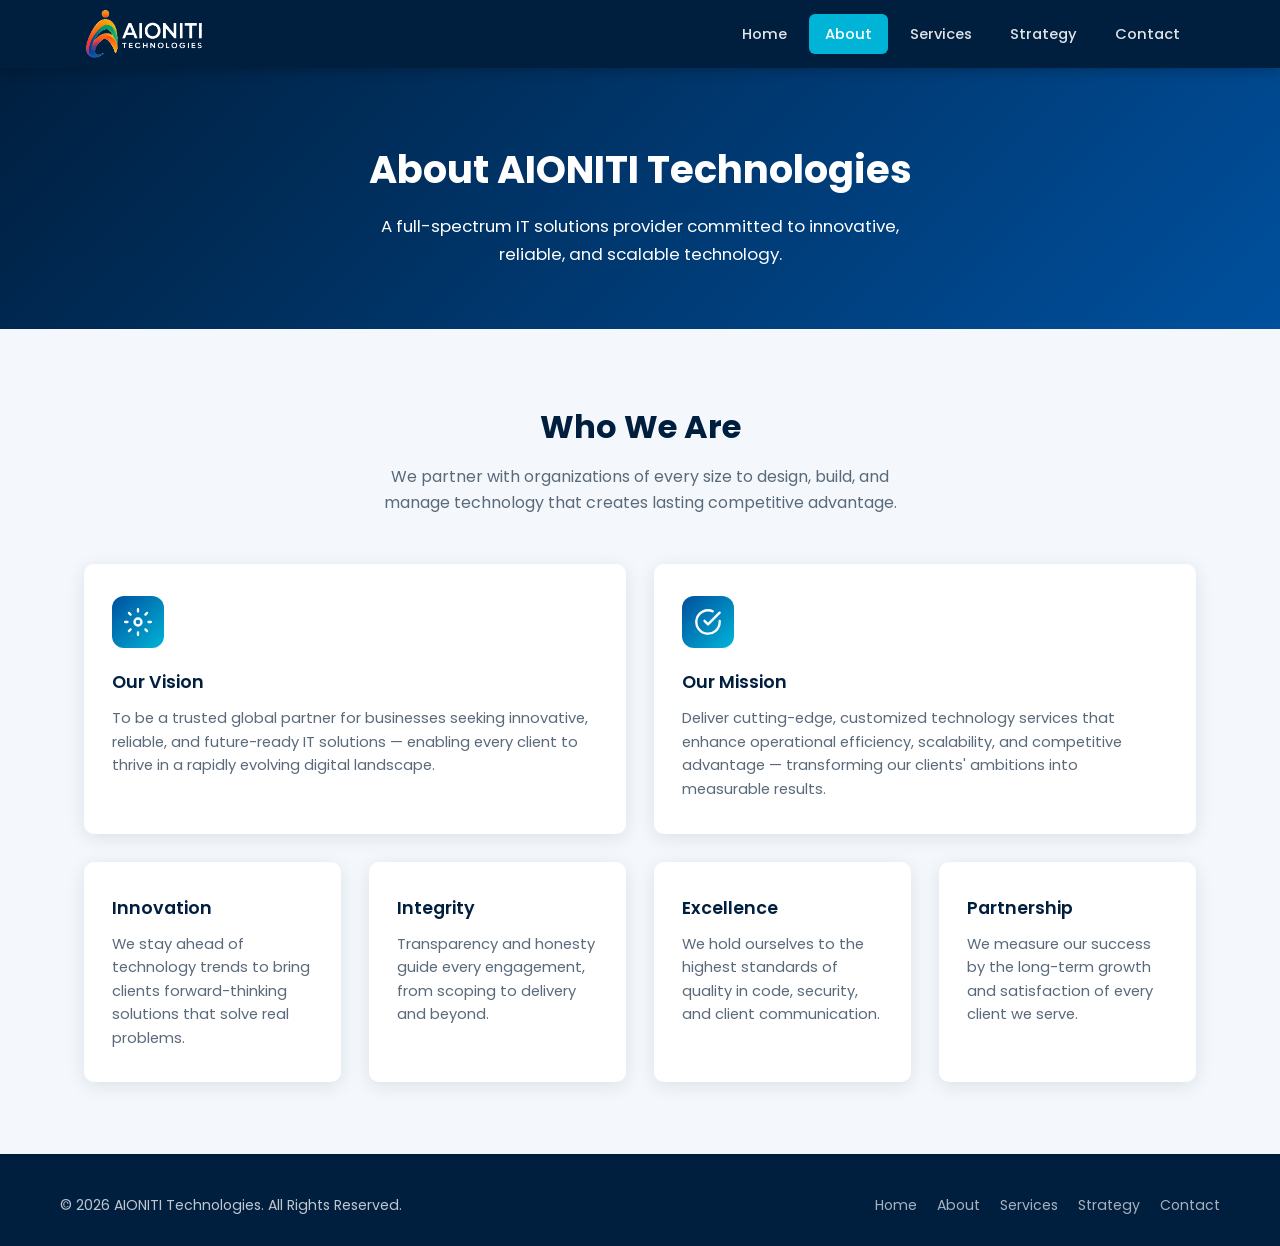
<file: about.html>
<!DOCTYPE html>
<html lang="en">
<head>
  <meta charset="UTF-8">
  <meta name="viewport" content="width=device-width, initial-scale=1.0">

  <title>About AIONITI Technologies — Our Vision, Mission &amp; Team</title>
  <meta name="description" content="Learn about AIONITI Technologies — our vision to be a trusted global IT partner, our mission to deliver cutting-edge customized solutions, and the values that guide our team.">

  <!-- Open Graph -->
  <meta property="og:type"        content="website">
  <meta property="og:url"         content="https://aioniti.github.io/about.html">
  <meta property="og:title"       content="About AIONITI Technologies — Our Vision, Mission &amp; Team">
  <meta property="og:description" content="Discover the story, vision, and mission behind AIONITI Technologies — a full-spectrum IT solutions provider.">
  <meta property="og:image"       content="https://aioniti.github.io/assets/logo.jpg">

  <!-- Canonical -->
  <link rel="canonical" href="https://aioniti.github.io/about.html">

  <!-- Fonts -->
  <link rel="preconnect" href="https://fonts.googleapis.com">
  <link rel="preconnect" href="https://fonts.gstatic.com" crossorigin>
  <link href="https://fonts.googleapis.com/css2?family=Poppins:wght@400;500;600;700&display=swap" rel="stylesheet">

  <link rel="stylesheet" href="style.css">

  <!-- JSON-LD: Organization -->
  <script type="application/ld+json">
  {
    "@context": "https://schema.org",
    "@type": "Organization",
    "name": "AIONITI Technologies",
    "url": "https://aioniti.github.io/",
    "logo": "https://aioniti.github.io/assets/logo.jpg",
    "description": "AIONITI Technologies is a full-spectrum IT solutions provider delivering innovative, reliable, and scalable technology products and services.",
    "sameAs": []
  }
  </script>
</head>
<body>

  <!-- ===== Header / Nav ===== -->
  <header>
    <div class="nav-inner">
      <a href="index.html" class="nav-logo">
        <img src="assets/logo-tr.png" alt="AIONITI Technologies logo">
      </a>
      <button class="nav-toggle" aria-label="Toggle navigation">
        <span></span>
        <span></span>
        <span></span>
      </button>
      <nav>
        <a href="index.html">Home</a>
        <a href="about.html">About</a>
        <a href="services.html">Services</a>
        <a href="strategy.html">Strategy</a>
        <a href="contact.html">Contact</a>
      </nav>
    </div>
  </header>

  <!-- ===== Main ===== -->
  <main>

    <!-- Page Hero -->
    <section class="page-hero">
      <h1 class="fade-in">About AIONITI Technologies</h1>
      <p class="fade-in fade-in-delay-1">A full-spectrum IT solutions provider committed to innovative, reliable, and scalable technology.</p>
    </section>

    <!-- Who We Are -->
    <div class="section">
      <div class="section-title fade-in">
        <h2>Who We Are</h2>
        <p>We partner with organizations of every size to design, build, and manage technology that creates lasting competitive advantage.</p>
      </div>

      <!-- Vision & Mission Cards -->
      <div class="card-grid-2">
        <div class="card fade-in fade-in-delay-1">
          <div class="card-icon">
            <svg viewBox="0 0 24 24" aria-hidden="true"><circle cx="12" cy="12" r="3"/><path d="M12 1v2M12 21v2M4.22 4.22l1.42 1.42M18.36 18.36l1.42 1.42M1 12h2M21 12h2M4.22 19.78l1.42-1.42M18.36 5.64l1.42-1.42"/></svg>
          </div>
          <h3>Our Vision</h3>
          <p>To be a trusted global partner for businesses seeking innovative, reliable, and future-ready IT solutions — enabling every client to thrive in a rapidly evolving digital landscape.</p>
        </div>
        <div class="card fade-in fade-in-delay-2">
          <div class="card-icon">
            <svg viewBox="0 0 24 24" aria-hidden="true"><path d="M22 11.08V12a10 10 0 1 1-5.93-9.14"/><polyline points="22 4 12 14.01 9 11.01"/></svg>
          </div>
          <h3>Our Mission</h3>
          <p>Deliver cutting-edge, customized technology services that enhance operational efficiency, scalability, and competitive advantage — transforming our clients' ambitions into measurable results.</p>
        </div>
      </div>

      <!-- Values Row -->
      <div class="card-grid" style="margin-top: 28px;">
        <div class="card fade-in fade-in-delay-1">
          <h3>Innovation</h3>
          <p>We stay ahead of technology trends to bring clients forward-thinking solutions that solve real problems.</p>
        </div>
        <div class="card fade-in fade-in-delay-2">
          <h3>Integrity</h3>
          <p>Transparency and honesty guide every engagement, from scoping to delivery and beyond.</p>
        </div>
        <div class="card fade-in fade-in-delay-3">
          <h3>Excellence</h3>
          <p>We hold ourselves to the highest standards of quality in code, security, and client communication.</p>
        </div>
        <div class="card fade-in fade-in-delay-4">
          <h3>Partnership</h3>
          <p>We measure our success by the long-term growth and satisfaction of every client we serve.</p>
        </div>
      </div>
    </div>

  </main>

  <!-- ===== Footer (injected from footer.html) ===== -->
  <div id="site-footer"></div>

  <script src="script.js"></script>
</body>
</html>
</file>
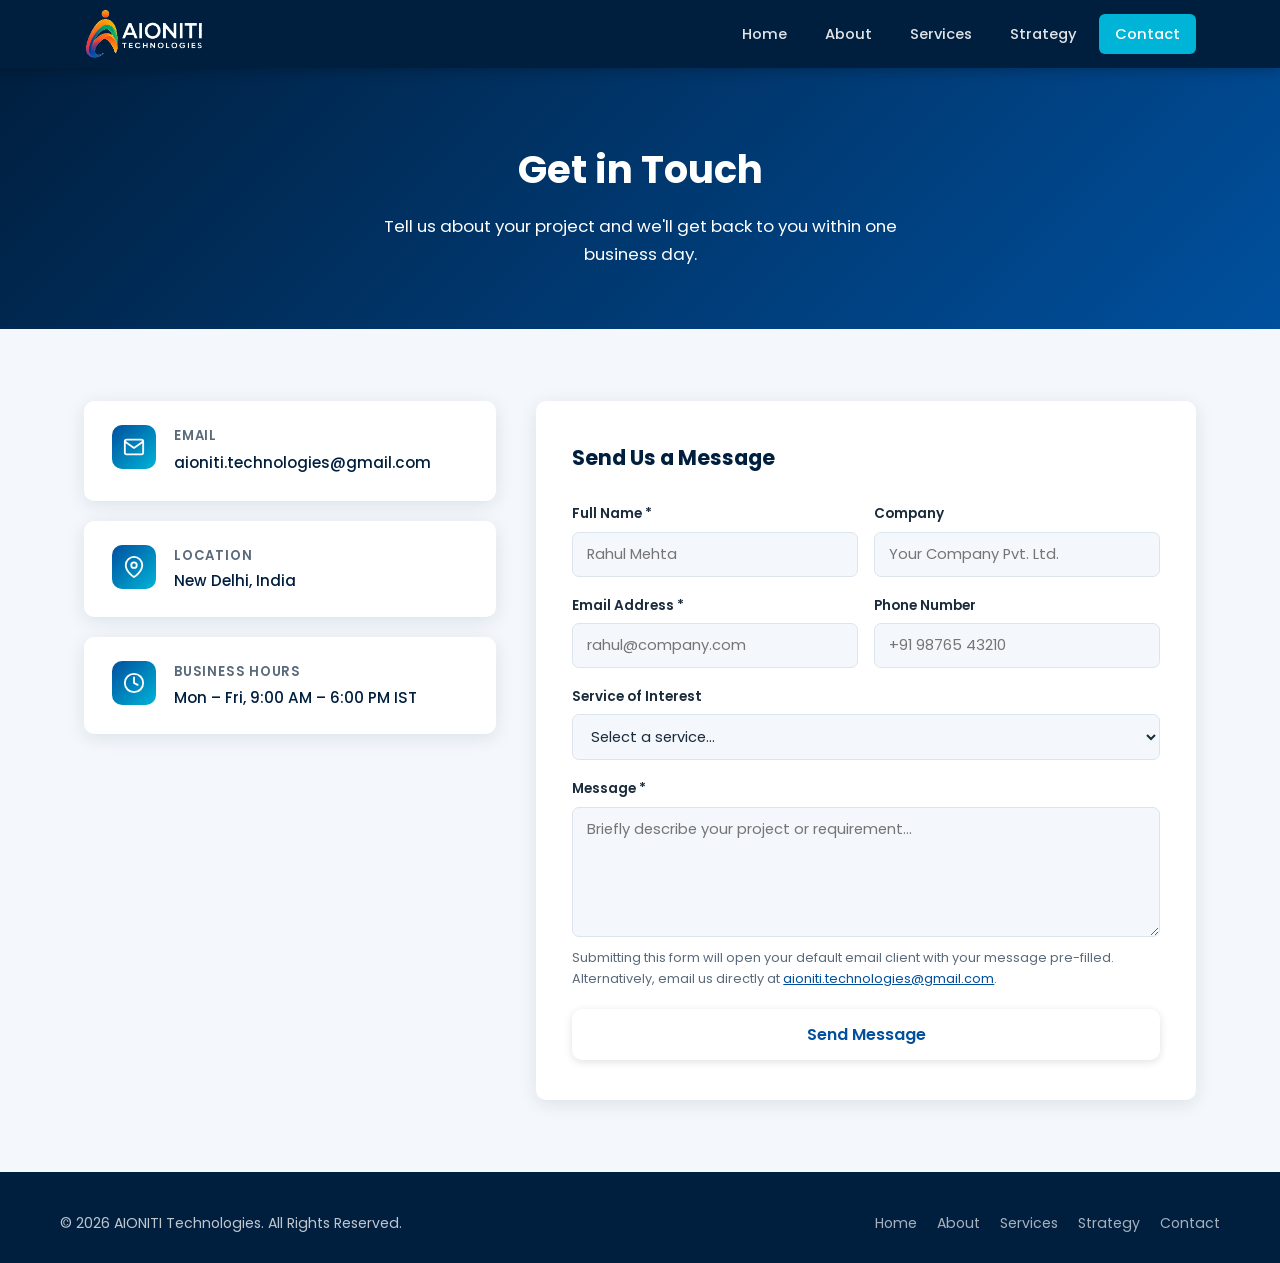
<file: contact.html>
<!DOCTYPE html>
<html lang="en">
<head>
  <meta charset="UTF-8">
  <meta name="viewport" content="width=device-width, initial-scale=1.0">

  <title>Contact AIONITI Technologies — Get in Touch</title>
  <meta name="description" content="Reach out to AIONITI Technologies in New Delhi for software development, cloud, ERP, or cyber security enquiries. We respond within one business day.">

  <!-- Open Graph -->
  <meta property="og:type"        content="website">
  <meta property="og:url"         content="https://aioniti.com/contact.html">
  <meta property="og:title"       content="Contact AIONITI Technologies — Get in Touch">
  <meta property="og:description" content="Send us a message and our team will get back to you within one business day.">
  <meta property="og:image"       content="https://aioniti.com/assets/logo.jpg">

  <!-- Canonical -->
  <link rel="canonical" href="https://aioniti.com/contact.html">

  <!-- Fonts -->
  <link rel="preconnect" href="https://fonts.googleapis.com">
  <link rel="preconnect" href="https://fonts.gstatic.com" crossorigin>
  <link href="https://fonts.googleapis.com/css2?family=Poppins:wght@400;500;600;700&display=swap" rel="stylesheet">

  <link rel="stylesheet" href="style.css">
</head>
<body>

  <!-- ===== Header / Nav ===== -->
  <header>
    <div class="nav-inner">
      <a href="index.html" class="nav-logo">
        <img src="assets/logo-tr.png" alt="AIONITI Technologies logo">
      </a>
      <button class="nav-toggle" aria-label="Toggle navigation">
        <span></span>
        <span></span>
        <span></span>
      </button>
      <nav>
        <a href="index.html">Home</a>
        <a href="about.html">About</a>
        <a href="services.html">Services</a>
        <a href="strategy.html">Strategy</a>
        <a href="contact.html">Contact</a>
      </nav>
    </div>
  </header>

  <!-- ===== Main ===== -->
  <main>

    <!-- Page Hero -->
    <section class="page-hero">
      <h1 class="fade-in">Get in Touch</h1>
      <p class="fade-in fade-in-delay-1">Tell us about your project and we'll get back to you within one business day.</p>
    </section>

    <!-- Contact Layout -->
    <div class="section">
      <div class="contact-layout">

        <!-- Left: contact info -->
        <aside class="contact-info">

          <div class="contact-info-card fade-in fade-in-delay-1">
            <div class="contact-info-icon">
              <svg viewBox="0 0 24 24" aria-hidden="true"><path d="M4 4h16c1.1 0 2 .9 2 2v12c0 1.1-.9 2-2 2H4c-1.1 0-2-.9-2-2V6c0-1.1.9-2 2-2z"/><polyline points="22,6 12,13 2,6"/></svg>
            </div>
            <div>
              <h4>Email</h4>
              <a href="mailto:aioniti.technologies@gmail.com">aioniti.technologies@gmail.com</a>
            </div>
          </div>

          <div class="contact-info-card fade-in fade-in-delay-2">
            <div class="contact-info-icon">
              <svg viewBox="0 0 24 24" aria-hidden="true"><path d="M21 10c0 7-9 13-9 13S3 17 3 10a9 9 0 0 1 18 0z"/><circle cx="12" cy="10" r="3"/></svg>
            </div>
            <div>
              <h4>Location</h4>
              <p>New Delhi, India</p>
            </div>
          </div>

          <div class="contact-info-card fade-in fade-in-delay-3">
            <div class="contact-info-icon">
              <svg viewBox="0 0 24 24" aria-hidden="true"><circle cx="12" cy="12" r="10"/><polyline points="12 6 12 12 16 14"/></svg>
            </div>
            <div>
              <h4>Business Hours</h4>
              <p>Mon – Fri, 9:00 AM – 6:00 PM IST</p>
            </div>
          </div>

        </aside>

        <!-- Right: form -->
        <div class="contact-form-card fade-in fade-in-delay-2">
          <h3>Send Us a Message</h3>
          <form
            action="mailto:aioniti.technologies@gmail.com"
            method="POST"
            enctype="text/plain"
          >
            <div class="form-row">
              <div class="form-group">
                <label for="name">Full Name <span aria-hidden="true">*</span></label>
                <input type="text" id="name" name="Name" placeholder="Rahul Mehta" required>
              </div>
              <div class="form-group">
                <label for="company">Company</label>
                <input type="text" id="company" name="Company" placeholder="Your Company Pvt. Ltd.">
              </div>
            </div>

            <div class="form-row">
              <div class="form-group">
                <label for="email">Email Address <span aria-hidden="true">*</span></label>
                <input type="email" id="email" name="Email" placeholder="rahul@company.com" required>
              </div>
              <div class="form-group">
                <label for="phone">Phone Number</label>
                <input type="tel" id="phone" name="Phone" placeholder="+91 98765 43210">
              </div>
            </div>

            <div class="form-group">
              <label for="service">Service of Interest</label>
              <select id="service" name="Service">
                <option value="" disabled selected>Select a service…</option>
                <option>Software Development</option>
                <option>Cloud Services</option>
                <option>ERP Implementation</option>
                <option>Cyber Security</option>
                <option>Other / General Enquiry</option>
              </select>
            </div>

            <div class="form-group">
              <label for="message">Message <span aria-hidden="true">*</span></label>
              <textarea id="message" name="Message" placeholder="Briefly describe your project or requirement…" required></textarea>
            </div>

            <p class="form-notice">
              Submitting this form will open your default email client with your message pre-filled.
              Alternatively, email us directly at
              <a href="mailto:aioniti.technologies@gmail.com">aioniti.technologies@gmail.com</a>.
            </p>

            <button type="submit" class="btn" style="width:100%;text-align:center;cursor:pointer;border:none;font-family:inherit;font-size:1rem;">
              Send Message
            </button>
          </form>
        </div>

      </div>
    </div>

  </main>

  <!-- ===== Footer (injected from footer.html) ===== -->
  <div id="site-footer"></div>

  <script src="script.js"></script>
</body>
</html>
</file>
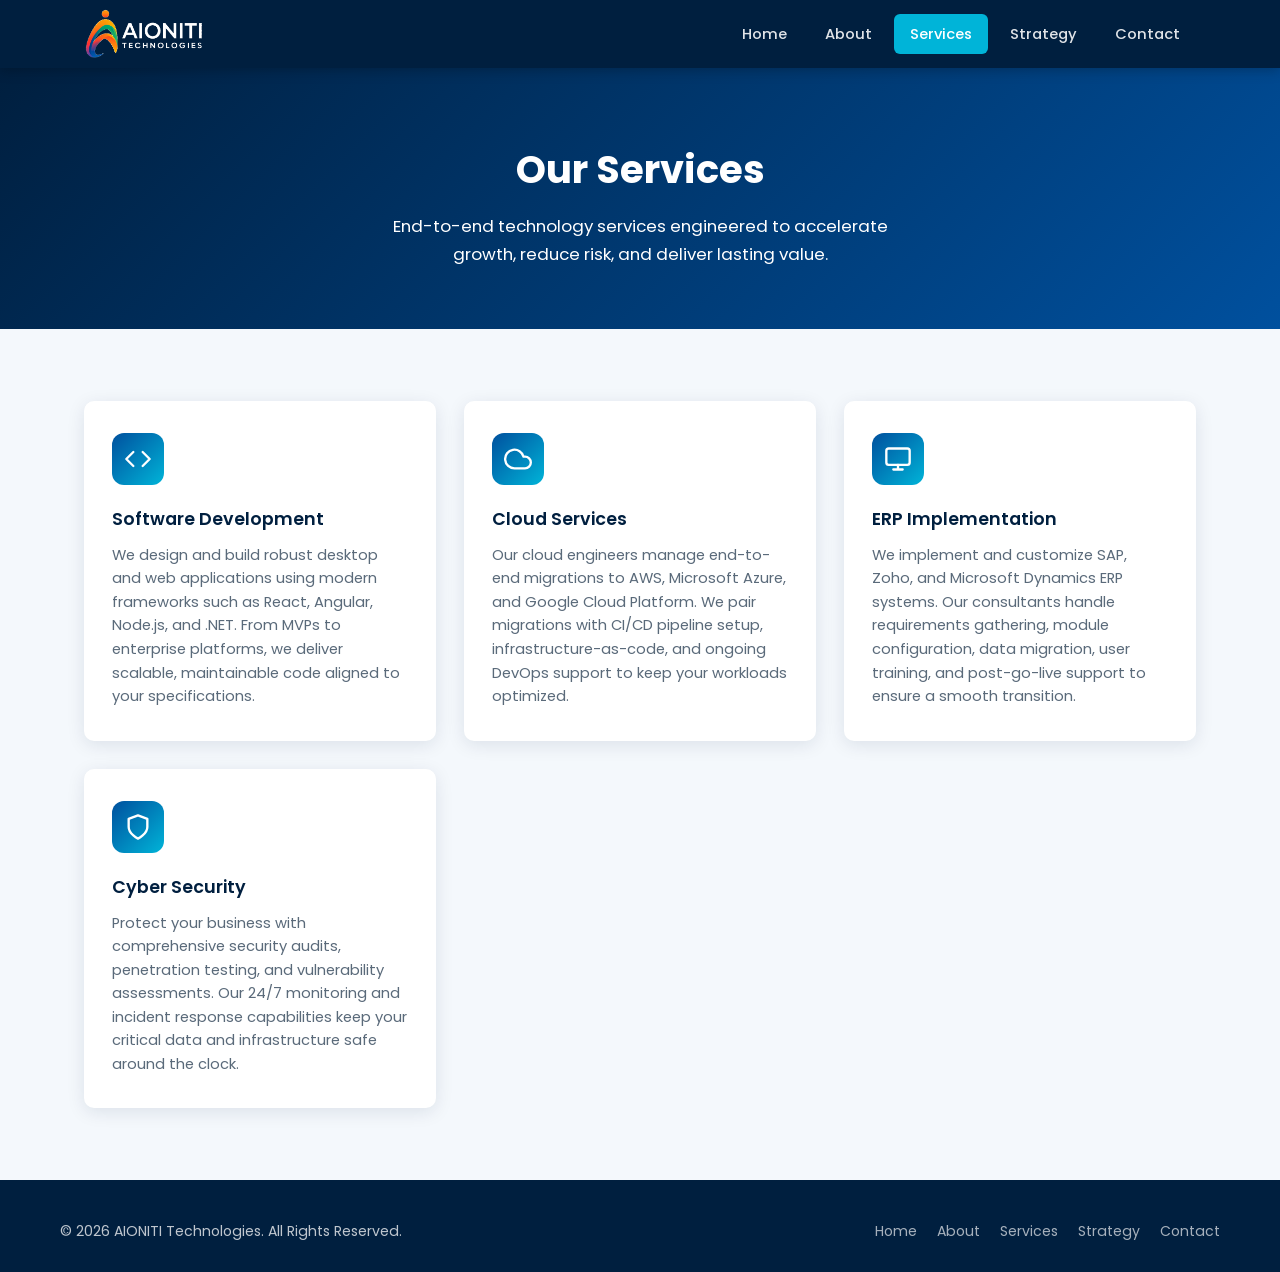
<file: services.html>
<!DOCTYPE html>
<html lang="en">
<head>
  <meta charset="UTF-8">
  <meta name="viewport" content="width=device-width, initial-scale=1.0">

  <title>IT Services — Software, Cloud, ERP &amp; Cyber Security | AIONITI Technologies</title>
  <meta name="description" content="Explore AIONITI Technologies' core IT services: custom software development, cloud migration on AWS/Azure/GCP, ERP implementation, and 24/7 cyber security protection.">

  <!-- Open Graph -->
  <meta property="og:type"        content="website">
  <meta property="og:url"         content="https://aioniti.github.io/services.html">
  <meta property="og:title"       content="IT Services — Software, Cloud, ERP &amp; Cyber Security | AIONITI Technologies">
  <meta property="og:description" content="End-to-end IT services from AIONITI Technologies: software development, cloud, ERP, and cyber security.">
  <meta property="og:image"       content="https://aioniti.github.io/assets/logo.jpg">

  <!-- Canonical -->
  <link rel="canonical" href="https://aioniti.github.io/services.html">

  <!-- Fonts -->
  <link rel="preconnect" href="https://fonts.googleapis.com">
  <link rel="preconnect" href="https://fonts.gstatic.com" crossorigin>
  <link href="https://fonts.googleapis.com/css2?family=Poppins:wght@400;500;600;700&display=swap" rel="stylesheet">

  <link rel="stylesheet" href="style.css">

  <!-- JSON-LD: ItemList of Services -->
  <script type="application/ld+json">
  {
    "@context": "https://schema.org",
    "@type": "ItemList",
    "name": "AIONITI Technologies Services",
    "url": "https://aioniti.github.io/services.html",
    "itemListElement": [
      {
        "@type": "ListItem",
        "position": 1,
        "item": {
          "@type": "Service",
          "name": "Software Development",
          "description": "Custom desktop and web application development using modern frameworks.",
          "provider": { "@type": "Organization", "name": "AIONITI Technologies" }
        }
      },
      {
        "@type": "ListItem",
        "position": 2,
        "item": {
          "@type": "Service",
          "name": "Cloud Services",
          "description": "AWS, Azure, and GCP cloud migration and DevOps automation.",
          "provider": { "@type": "Organization", "name": "AIONITI Technologies" }
        }
      },
      {
        "@type": "ListItem",
        "position": 3,
        "item": {
          "@type": "Service",
          "name": "ERP Implementation",
          "description": "SAP, Zoho, and Microsoft Dynamics ERP deployments with custom modules.",
          "provider": { "@type": "Organization", "name": "AIONITI Technologies" }
        }
      },
      {
        "@type": "ListItem",
        "position": 4,
        "item": {
          "@type": "Service",
          "name": "Cyber Security",
          "description": "Security audits, penetration testing, and 24/7 threat monitoring.",
          "provider": { "@type": "Organization", "name": "AIONITI Technologies" }
        }
      }
    ]
  }
  </script>
</head>
<body>

  <!-- ===== Header / Nav ===== -->
  <header>
    <div class="nav-inner">
      <a href="index.html" class="nav-logo">
        <img src="assets/logo-tr.png" alt="AIONITI Technologies logo">
      </a>
      <button class="nav-toggle" aria-label="Toggle navigation">
        <span></span>
        <span></span>
        <span></span>
      </button>
      <nav>
        <a href="index.html">Home</a>
        <a href="about.html">About</a>
        <a href="services.html">Services</a>
        <a href="strategy.html">Strategy</a>
        <a href="contact.html">Contact</a>
      </nav>
    </div>
  </header>

  <!-- ===== Main ===== -->
  <main>

    <!-- Page Hero -->
    <section class="page-hero">
      <h1 class="fade-in">Our Services</h1>
      <p class="fade-in fade-in-delay-1">End-to-end technology services engineered to accelerate growth, reduce risk, and deliver lasting value.</p>
    </section>

    <!-- Service Cards -->
    <div class="section">
      <div class="card-grid-2">

        <!-- Software Development -->
        <article class="card fade-in fade-in-delay-1">
          <div class="card-icon">
            <svg viewBox="0 0 24 24" aria-hidden="true"><polyline points="16 18 22 12 16 6"/><polyline points="8 6 2 12 8 18"/></svg>
          </div>
          <h3>Software Development</h3>
          <p>We design and build robust desktop and web applications using modern frameworks such as React, Angular, Node.js, and .NET. From MVPs to enterprise platforms, we deliver scalable, maintainable code aligned to your specifications.</p>
        </article>

        <!-- Cloud Services -->
        <article class="card fade-in fade-in-delay-2">
          <div class="card-icon">
            <svg viewBox="0 0 24 24" aria-hidden="true"><path d="M18 10h-1.26A8 8 0 1 0 9 20h9a5 5 0 0 0 0-10z"/></svg>
          </div>
          <h3>Cloud Services</h3>
          <p>Our cloud engineers manage end-to-end migrations to AWS, Microsoft Azure, and Google Cloud Platform. We pair migrations with CI/CD pipeline setup, infrastructure-as-code, and ongoing DevOps support to keep your workloads optimized.</p>
        </article>

        <!-- ERP Implementation -->
        <article class="card fade-in fade-in-delay-3">
          <div class="card-icon">
            <svg viewBox="0 0 24 24" aria-hidden="true"><rect x="2" y="3" width="20" height="14" rx="2"/><path d="M8 21h8M12 17v4"/></svg>
          </div>
          <h3>ERP Implementation</h3>
          <p>We implement and customize SAP, Zoho, and Microsoft Dynamics ERP systems. Our consultants handle requirements gathering, module configuration, data migration, user training, and post-go-live support to ensure a smooth transition.</p>
        </article>

        <!-- Cyber Security -->
        <article class="card fade-in fade-in-delay-4">
          <div class="card-icon">
            <svg viewBox="0 0 24 24" aria-hidden="true"><path d="M12 22s8-4 8-10V5l-8-3-8 3v7c0 6 8 10 8 10z"/></svg>
          </div>
          <h3>Cyber Security</h3>
          <p>Protect your business with comprehensive security audits, penetration testing, and vulnerability assessments. Our 24/7 monitoring and incident response capabilities keep your critical data and infrastructure safe around the clock.</p>
        </article>

      </div>
    </div>

  </main>

  <!-- ===== Footer (injected from footer.html) ===== -->
  <div id="site-footer"></div>

  <script src="script.js"></script>
</body>
</html>
</file>
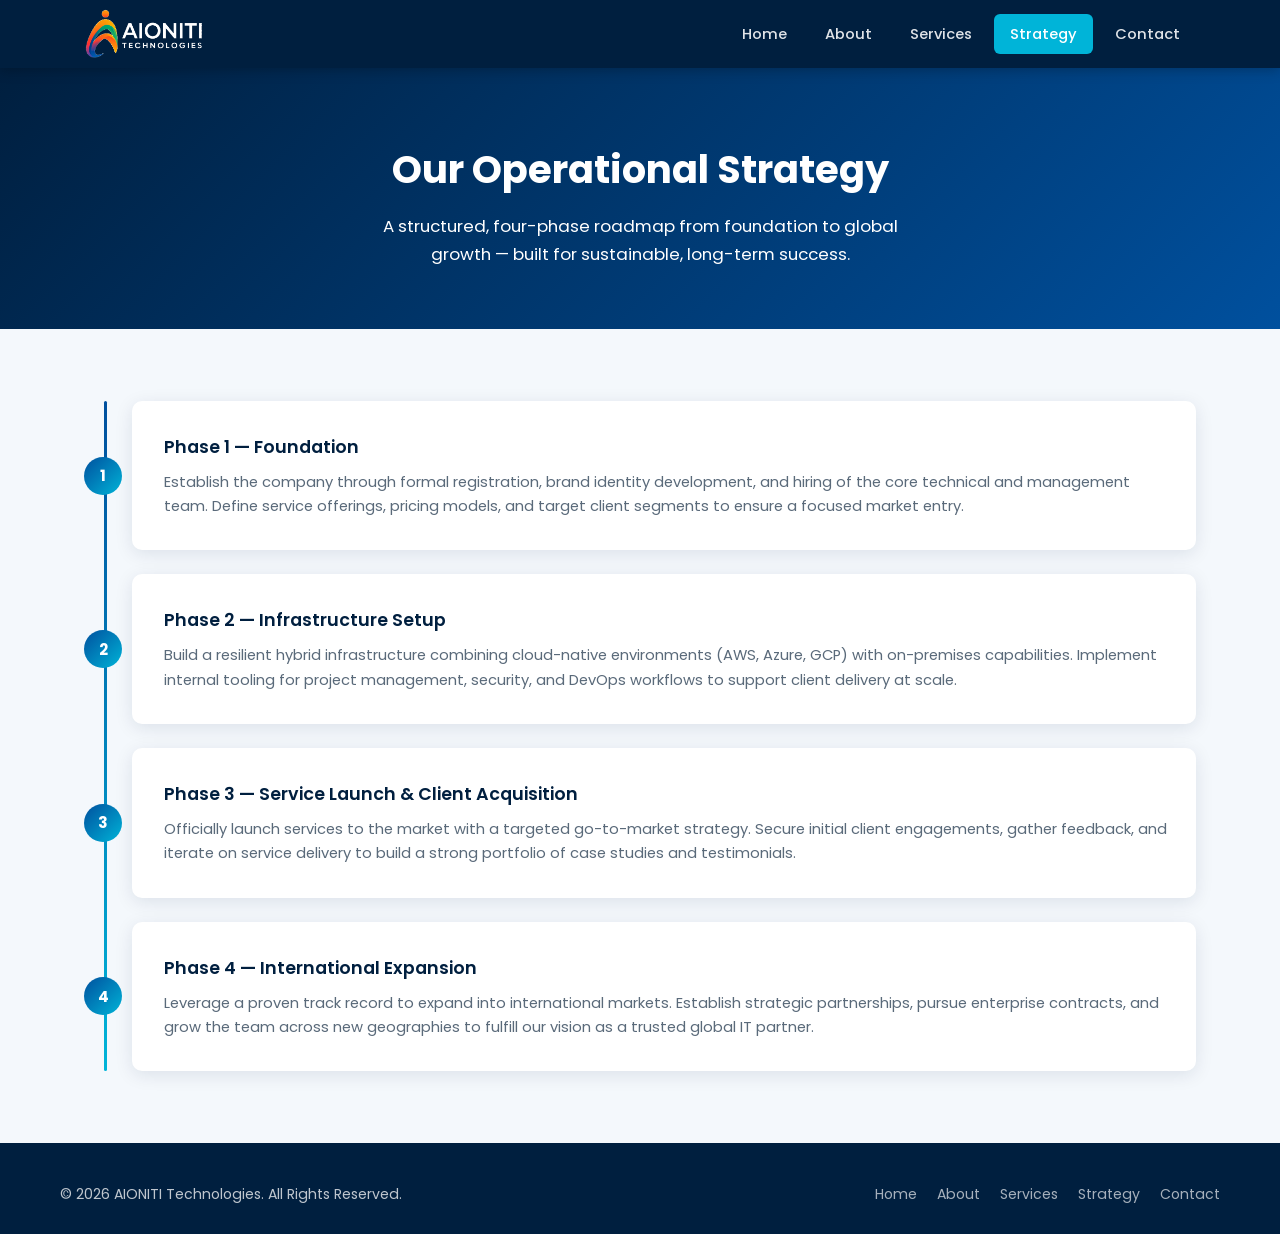
<file: strategy.html>
<!DOCTYPE html>
<html lang="en">
<head>
  <meta charset="UTF-8">
  <meta name="viewport" content="width=device-width, initial-scale=1.0">

  <title>Operational Strategy &amp; Growth Plan | AIONITI Technologies</title>
  <meta name="description" content="Explore AIONITI Technologies' four-phase operational strategy: from company foundation and infrastructure setup through service launch to international market expansion.">

  <!-- Open Graph -->
  <meta property="og:type"        content="website">
  <meta property="og:url"         content="https://aioniti.github.io/strategy.html">
  <meta property="og:title"       content="Operational Strategy &amp; Growth Plan | AIONITI Technologies">
  <meta property="og:description" content="A four-phase roadmap guiding AIONITI Technologies from foundation to global IT services leadership.">
  <meta property="og:image"       content="https://aioniti.github.io/assets/logo.jpg">

  <!-- Canonical -->
  <link rel="canonical" href="https://aioniti.github.io/strategy.html">

  <!-- Fonts -->
  <link rel="preconnect" href="https://fonts.googleapis.com">
  <link rel="preconnect" href="https://fonts.gstatic.com" crossorigin>
  <link href="https://fonts.googleapis.com/css2?family=Poppins:wght@400;500;600;700&display=swap" rel="stylesheet">

  <link rel="stylesheet" href="style.css">
</head>
<body>

  <!-- ===== Header / Nav ===== -->
  <header>
    <div class="nav-inner">
      <a href="index.html" class="nav-logo">
        <img src="assets/logo-tr.png" alt="AIONITI Technologies logo">
      </a>
      <button class="nav-toggle" aria-label="Toggle navigation">
        <span></span>
        <span></span>
        <span></span>
      </button>
      <nav>
        <a href="index.html">Home</a>
        <a href="about.html">About</a>
        <a href="services.html">Services</a>
        <a href="strategy.html">Strategy</a>
        <a href="contact.html">Contact</a>
      </nav>
    </div>
  </header>

  <!-- ===== Main ===== -->
  <main>

    <!-- Page Hero -->
    <section class="page-hero">
      <h1 class="fade-in">Our Operational Strategy</h1>
      <p class="fade-in fade-in-delay-1">A structured, four-phase roadmap from foundation to global growth — built for sustainable, long-term success.</p>
    </section>

    <!-- Timeline -->
    <div class="section">
      <div class="timeline">

        <div class="timeline-step fade-in fade-in-delay-1" data-step="1">
          <h3>Phase 1 — Foundation</h3>
          <p>Establish the company through formal registration, brand identity development, and hiring of the core technical and management team. Define service offerings, pricing models, and target client segments to ensure a focused market entry.</p>
        </div>

        <div class="timeline-step fade-in fade-in-delay-2" data-step="2">
          <h3>Phase 2 — Infrastructure Setup</h3>
          <p>Build a resilient hybrid infrastructure combining cloud-native environments (AWS, Azure, GCP) with on-premises capabilities. Implement internal tooling for project management, security, and DevOps workflows to support client delivery at scale.</p>
        </div>

        <div class="timeline-step fade-in fade-in-delay-3" data-step="3">
          <h3>Phase 3 — Service Launch &amp; Client Acquisition</h3>
          <p>Officially launch services to the market with a targeted go-to-market strategy. Secure initial client engagements, gather feedback, and iterate on service delivery to build a strong portfolio of case studies and testimonials.</p>
        </div>

        <div class="timeline-step fade-in fade-in-delay-4" data-step="4">
          <h3>Phase 4 — International Expansion</h3>
          <p>Leverage a proven track record to expand into international markets. Establish strategic partnerships, pursue enterprise contracts, and grow the team across new geographies to fulfill our vision as a trusted global IT partner.</p>
        </div>

      </div>
    </div>

  </main>

  <!-- ===== Footer (injected from footer.html) ===== -->
  <div id="site-footer"></div>

  <script src="script.js"></script>
</body>
</html>
</file>
<file: style.css>
/* ============================================================
   AIONITI Technologies — Main Stylesheet
   ============================================================ */

/* ---------- Custom Properties ---------- */
:root {
  --color-dark:    #001f3f;
  --color-primary: #00509e;
  --color-mid:     #0077b6;
  --color-accent:  #00b4d8;
  --color-bg:      #f4f8fc;
  --color-text:    #1a2b3c;
  --color-muted:   #5a6a7a;
  --color-white:   #ffffff;
  --radius:        10px;
  --shadow:        0 4px 18px rgba(0, 32, 64, 0.10);
  --shadow-hover:  0 8px 32px rgba(0, 32, 64, 0.18);
  --transition:    0.28s ease;
  --nav-height:    68px;
}

/* ---------- Reset / Base ---------- */
*, *::before, *::after {
  box-sizing: border-box;
  margin: 0;
  padding: 0;
}

html {
  scroll-behavior: smooth;
}

body {
  font-family: 'Poppins', sans-serif;
  background: var(--color-bg);
  color: var(--color-text);
  line-height: 1.65;
}

img { max-width: 100%; display: block; }

a { color: inherit; text-decoration: none; }

/* ---------- Animations ---------- */
@keyframes fadeInUp {
  from { opacity: 0; transform: translateY(28px); }
  to   { opacity: 1; transform: translateY(0); }
}

@keyframes fadeIn {
  from { opacity: 0; }
  to   { opacity: 1; }
}

.fade-in {
  animation: fadeInUp 0.65s var(--transition) both;
}

.fade-in-delay-1 { animation-delay: 0.10s; }
.fade-in-delay-2 { animation-delay: 0.22s; }
.fade-in-delay-3 { animation-delay: 0.34s; }
.fade-in-delay-4 { animation-delay: 0.46s; }

/* ---------- Top Navigation ---------- */
header {
  position: sticky;
  top: 0;
  z-index: 100;
  background: var(--color-dark);
  height: var(--nav-height);
  box-shadow: 0 2px 12px rgba(0, 0, 0, 0.25);
}

.nav-inner {
  max-width: 1160px;
  margin: 0 auto;
  padding: 0 24px;
  height: 100%;
  display: flex;
  align-items: center;
  justify-content: space-between;
}

.nav-logo img {
  height: 52px;
  width: auto;
  border-radius: 6px;
}

header nav {
  display: flex;
  gap: 6px;
}

header nav a {
  color: rgba(255, 255, 255, 0.88);
  padding: 8px 16px;
  border-radius: 6px;
  font-size: 0.92rem;
  font-weight: 500;
  transition: background var(--transition), color var(--transition);
}

header nav a:hover,
header nav a.active {
  background: var(--color-accent);
  color: var(--color-white);
}

/* Hamburger */
.nav-toggle {
  display: none;
  flex-direction: column;
  gap: 5px;
  cursor: pointer;
  padding: 6px;
  background: none;
  border: none;
}

.nav-toggle span {
  display: block;
  width: 26px;
  height: 2px;
  background: var(--color-white);
  border-radius: 2px;
  transition: transform var(--transition), opacity var(--transition);
}

/* Mobile nav open state */
header.nav-open nav {
  display: flex;
}

/* ---------- Page Wrapper ---------- */
main {
  min-height: calc(100vh - var(--nav-height));
}

/* ---------- Hero Section ---------- */
.hero {
  background: linear-gradient(135deg, var(--color-dark) 0%, var(--color-primary) 55%, var(--color-mid) 100%);
  color: var(--color-white);
  text-align: center;
  padding: 110px 24px 90px;
  animation: fadeIn 0.8s ease both;
}

.hero h1 {
  font-size: clamp(1.8rem, 4vw, 2.8rem);
  font-weight: 700;
  max-width: 780px;
  margin: 0 auto 18px;
  line-height: 1.25;
}

.hero p {
  font-size: clamp(1rem, 2vw, 1.2rem);
  opacity: 0.9;
  max-width: 560px;
  margin: 0 auto 36px;
}

/* ---------- Page Hero (inner pages) ---------- */
.page-hero {
  background: linear-gradient(135deg, var(--color-dark), var(--color-primary));
  color: var(--color-white);
  text-align: center;
  padding: 70px 24px 60px;
}

.page-hero h1 {
  font-size: clamp(1.6rem, 3.5vw, 2.4rem);
  font-weight: 700;
  margin-bottom: 12px;
}

.page-hero p {
  font-size: 1.05rem;
  opacity: 0.88;
  max-width: 560px;
  margin: 0 auto;
}

/* ---------- Buttons ---------- */
.btn {
  display: inline-block;
  background: var(--color-white);
  color: var(--color-primary);
  padding: 13px 30px;
  border-radius: var(--radius);
  font-weight: 600;
  font-size: 0.95rem;
  transition: background var(--transition), color var(--transition), box-shadow var(--transition);
  box-shadow: 0 2px 8px rgba(0,0,0,0.12);
}

.btn:hover {
  background: var(--color-accent);
  color: var(--color-white);
  box-shadow: 0 4px 16px rgba(0, 180, 216, 0.35);
}

.btn-outline {
  display: inline-block;
  border: 2px solid var(--color-primary);
  color: var(--color-primary);
  padding: 11px 28px;
  border-radius: var(--radius);
  font-weight: 600;
  font-size: 0.95rem;
  transition: background var(--transition), color var(--transition);
}

.btn-outline:hover {
  background: var(--color-primary);
  color: var(--color-white);
}

/* ---------- Section Wrapper ---------- */
.section {
  padding: 72px 24px;
  max-width: 1160px;
  margin: 0 auto;
}

.section-title {
  text-align: center;
  margin-bottom: 48px;
}

.section-title h2 {
  font-size: clamp(1.5rem, 3vw, 2rem);
  font-weight: 700;
  color: var(--color-dark);
  margin-bottom: 10px;
}

.section-title p {
  color: var(--color-muted);
  font-size: 1rem;
  max-width: 560px;
  margin: 0 auto;
}

/* ---------- Cards ---------- */
.card-grid {
  display: grid;
  grid-template-columns: repeat(auto-fit, minmax(240px, 1fr));
  gap: 28px;
}

.card-grid-2 {
  display: grid;
  grid-template-columns: repeat(auto-fit, minmax(300px, 1fr));
  gap: 28px;
}

.card {
  background: var(--color-white);
  border-radius: var(--radius);
  padding: 32px 28px;
  box-shadow: var(--shadow);
  transition: transform var(--transition), box-shadow var(--transition);
}

.card:hover {
  transform: translateY(-5px);
  box-shadow: var(--shadow-hover);
}

.card-icon {
  width: 52px;
  height: 52px;
  background: linear-gradient(135deg, var(--color-primary), var(--color-accent));
  border-radius: 12px;
  display: flex;
  align-items: center;
  justify-content: center;
  margin-bottom: 20px;
}

.card-icon svg {
  width: 28px;
  height: 28px;
  fill: none;
  stroke: var(--color-white);
  stroke-width: 2;
  stroke-linecap: round;
  stroke-linejoin: round;
}

.card h3 {
  font-size: 1.1rem;
  font-weight: 600;
  color: var(--color-dark);
  margin-bottom: 10px;
}

.card p {
  font-size: 0.92rem;
  color: var(--color-muted);
  line-height: 1.6;
}

/* ---------- About Teaser (2-col) ---------- */
.about-teaser {
  display: grid;
  grid-template-columns: 1fr 1fr;
  gap: 48px;
  align-items: center;
  background: var(--color-white);
  border-radius: var(--radius);
  padding: 48px;
  box-shadow: var(--shadow);
}

.about-teaser h2 {
  font-size: 1.7rem;
  font-weight: 700;
  color: var(--color-dark);
  margin-bottom: 16px;
}

.about-teaser p {
  color: var(--color-muted);
  margin-bottom: 24px;
  line-height: 1.7;
}

.about-teaser-visual {
  background: linear-gradient(135deg, var(--color-primary), var(--color-mid));
  border-radius: var(--radius);
  height: 260px;
  display: flex;
  align-items: center;
  justify-content: center;
  color: var(--color-white);
  font-size: 4rem;
  font-weight: 700;
  letter-spacing: -2px;
  opacity: 0.92;
}

/* ---------- Strategy Timeline ---------- */
.timeline {
  position: relative;
  padding-left: 48px;
  display: flex;
  flex-direction: column;
  gap: 0;
}

.timeline::before {
  content: '';
  position: absolute;
  left: 20px;
  top: 0;
  bottom: 0;
  width: 3px;
  background: linear-gradient(180deg, var(--color-primary), var(--color-accent));
  border-radius: 3px;
}

.timeline-step {
  position: relative;
  padding: 32px 28px 32px 32px;
  background: var(--color-white);
  border-radius: var(--radius);
  box-shadow: var(--shadow);
  margin-bottom: 24px;
  transition: transform var(--transition), box-shadow var(--transition);
}

.timeline-step:last-child {
  margin-bottom: 0;
}

.timeline-step:hover {
  transform: translateX(4px);
  box-shadow: var(--shadow-hover);
}

.timeline-step::before {
  content: attr(data-step);
  position: absolute;
  left: -48px;
  top: 50%;
  transform: translateY(-50%);
  width: 38px;
  height: 38px;
  background: linear-gradient(135deg, var(--color-primary), var(--color-accent));
  color: var(--color-white);
  border-radius: 50%;
  display: flex;
  align-items: center;
  justify-content: center;
  font-weight: 700;
  font-size: 0.95rem;
}

.timeline-step h3 {
  font-size: 1.1rem;
  font-weight: 600;
  color: var(--color-dark);
  margin-bottom: 8px;
}

.timeline-step p {
  font-size: 0.92rem;
  color: var(--color-muted);
  line-height: 1.65;
}

/* ---------- Testimonials ---------- */
.testimonials-band {
  background: linear-gradient(135deg, var(--color-dark) 0%, #00366b 100%);
  padding: 80px 24px;
}

.testimonials-band .section-title h2,
.testimonials-band .section-title p {
  color: var(--color-white);
}

.testimonials-band .section-title p {
  opacity: 0.75;
}

.testimonial-grid {
  max-width: 1160px;
  margin: 0 auto;
  display: grid;
  grid-template-columns: repeat(auto-fit, minmax(280px, 1fr));
  gap: 28px;
}

.testimonial-card {
  background: rgba(255, 255, 255, 0.07);
  border: 1px solid rgba(255, 255, 255, 0.12);
  border-radius: var(--radius);
  padding: 36px 32px 28px;
  position: relative;
  transition: background var(--transition), transform var(--transition);
}

.testimonial-card:hover {
  background: rgba(255, 255, 255, 0.12);
  transform: translateY(-4px);
}

.testimonial-card::before {
  content: '\201C';
  position: absolute;
  top: 16px;
  left: 28px;
  font-size: 5rem;
  line-height: 1;
  color: var(--color-accent);
  opacity: 0.5;
  font-family: Georgia, serif;
}

.testimonial-card blockquote {
  margin: 0 0 28px;
  padding-top: 32px;
  font-size: 0.95rem;
  color: rgba(255, 255, 255, 0.88);
  line-height: 1.72;
  font-style: italic;
}

.testimonial-author {
  display: flex;
  align-items: center;
  gap: 14px;
}

.testimonial-avatar {
  width: 44px;
  height: 44px;
  border-radius: 50%;
  background: linear-gradient(135deg, var(--color-primary), var(--color-accent));
  display: flex;
  align-items: center;
  justify-content: center;
  font-weight: 700;
  font-size: 1rem;
  color: var(--color-white);
  flex-shrink: 0;
}

.testimonial-meta strong {
  display: block;
  font-size: 0.92rem;
  font-weight: 600;
  color: var(--color-white);
}

.testimonial-meta span {
  font-size: 0.82rem;
  color: rgba(255, 255, 255, 0.55);
}

/* ---------- Contact Page ---------- */
.contact-layout {
  display: grid;
  grid-template-columns: 1fr 1.6fr;
  gap: 40px;
  align-items: start;
}

.contact-info {
  display: flex;
  flex-direction: column;
  gap: 20px;
}

.contact-info-card {
  background: var(--color-white);
  border-radius: var(--radius);
  padding: 24px 28px;
  box-shadow: var(--shadow);
  display: flex;
  align-items: flex-start;
  gap: 18px;
}

.contact-info-icon {
  width: 44px;
  height: 44px;
  background: linear-gradient(135deg, var(--color-primary), var(--color-accent));
  border-radius: 10px;
  display: flex;
  align-items: center;
  justify-content: center;
  flex-shrink: 0;
}

.contact-info-icon svg {
  width: 22px;
  height: 22px;
  fill: none;
  stroke: var(--color-white);
  stroke-width: 2;
  stroke-linecap: round;
  stroke-linejoin: round;
}

.contact-info-card h4 {
  font-size: 0.82rem;
  font-weight: 600;
  text-transform: uppercase;
  letter-spacing: 0.06em;
  color: var(--color-muted);
  margin-bottom: 4px;
}

.contact-info-card p,
.contact-info-card a {
  font-size: 0.95rem;
  color: var(--color-dark);
  font-weight: 500;
  line-height: 1.5;
}

.contact-info-card a:hover {
  color: var(--color-primary);
}

/* Form */
.contact-form-card {
  background: var(--color-white);
  border-radius: var(--radius);
  padding: 40px 36px;
  box-shadow: var(--shadow);
}

.contact-form-card h3 {
  font-size: 1.3rem;
  font-weight: 700;
  color: var(--color-dark);
  margin-bottom: 28px;
}

.form-row {
  display: grid;
  grid-template-columns: 1fr 1fr;
  gap: 16px;
}

.form-group {
  display: flex;
  flex-direction: column;
  gap: 6px;
  margin-bottom: 18px;
}

.form-group label {
  font-size: 0.85rem;
  font-weight: 600;
  color: var(--color-text);
}

.form-group input,
.form-group select,
.form-group textarea {
  padding: 11px 14px;
  border: 1.5px solid #dce4ed;
  border-radius: 7px;
  font-family: 'Poppins', sans-serif;
  font-size: 0.92rem;
  color: var(--color-text);
  background: var(--color-bg);
  transition: border-color var(--transition), box-shadow var(--transition);
  outline: none;
  width: 100%;
}

.form-group input:focus,
.form-group select:focus,
.form-group textarea:focus {
  border-color: var(--color-primary);
  box-shadow: 0 0 0 3px rgba(0, 80, 158, 0.12);
  background: var(--color-white);
}

.form-group textarea {
  resize: vertical;
  min-height: 130px;
}

.form-notice {
  font-size: 0.8rem;
  color: var(--color-muted);
  margin-top: -8px;
  margin-bottom: 20px;
}

.form-notice a {
  color: var(--color-primary);
  text-decoration: underline;
}

@media (max-width: 900px) {
  .contact-layout {
    grid-template-columns: 1fr;
  }
}

@media (max-width: 600px) {
  .form-row {
    grid-template-columns: 1fr;
  }

  .contact-form-card {
    padding: 28px 20px;
  }
}

/* ---------- Footer ---------- */
footer {
  background: var(--color-dark);
  color: rgba(255, 255, 255, 0.75);
  padding: 40px 24px 28px;
  margin-top: 0;
}

.footer-inner {
  max-width: 1160px;
  margin: 0 auto;
  display: flex;
  flex-wrap: wrap;
  align-items: center;
  justify-content: space-between;
  gap: 20px;
}

.footer-links {
  display: flex;
  gap: 20px;
}

.footer-links a {
  color: rgba(255, 255, 255, 0.65);
  font-size: 0.88rem;
  transition: color var(--transition);
}

.footer-links a:hover {
  color: var(--color-accent);
}

footer p {
  font-size: 0.88rem;
}

/* ---------- Utility ---------- */
.text-center { text-align: center; }
.mt-8  { margin-top: 8px; }
.mt-16 { margin-top: 16px; }
.mt-24 { margin-top: 24px; }

/* ---------- Responsive ---------- */
@media (max-width: 900px) {
  .about-teaser {
    grid-template-columns: 1fr;
    padding: 32px 24px;
  }
  .about-teaser-visual { height: 180px; }
}

@media (max-width: 768px) {
  .nav-toggle {
    display: flex;
  }

  header nav {
    display: none;
    position: absolute;
    top: var(--nav-height);
    left: 0;
    right: 0;
    background: var(--color-dark);
    flex-direction: column;
    padding: 12px 16px 20px;
    gap: 4px;
    box-shadow: 0 6px 20px rgba(0,0,0,0.25);
  }

  header nav a {
    padding: 12px 16px;
    border-radius: 6px;
  }

  .section {
    padding: 48px 16px;
  }

  .hero {
    padding: 72px 16px 64px;
  }

  .timeline {
    padding-left: 40px;
  }
}

@media (max-width: 500px) {
  .card-grid, .card-grid-2 {
    grid-template-columns: 1fr;
  }

  .footer-inner {
    flex-direction: column;
    align-items: flex-start;
  }
}
</file>
